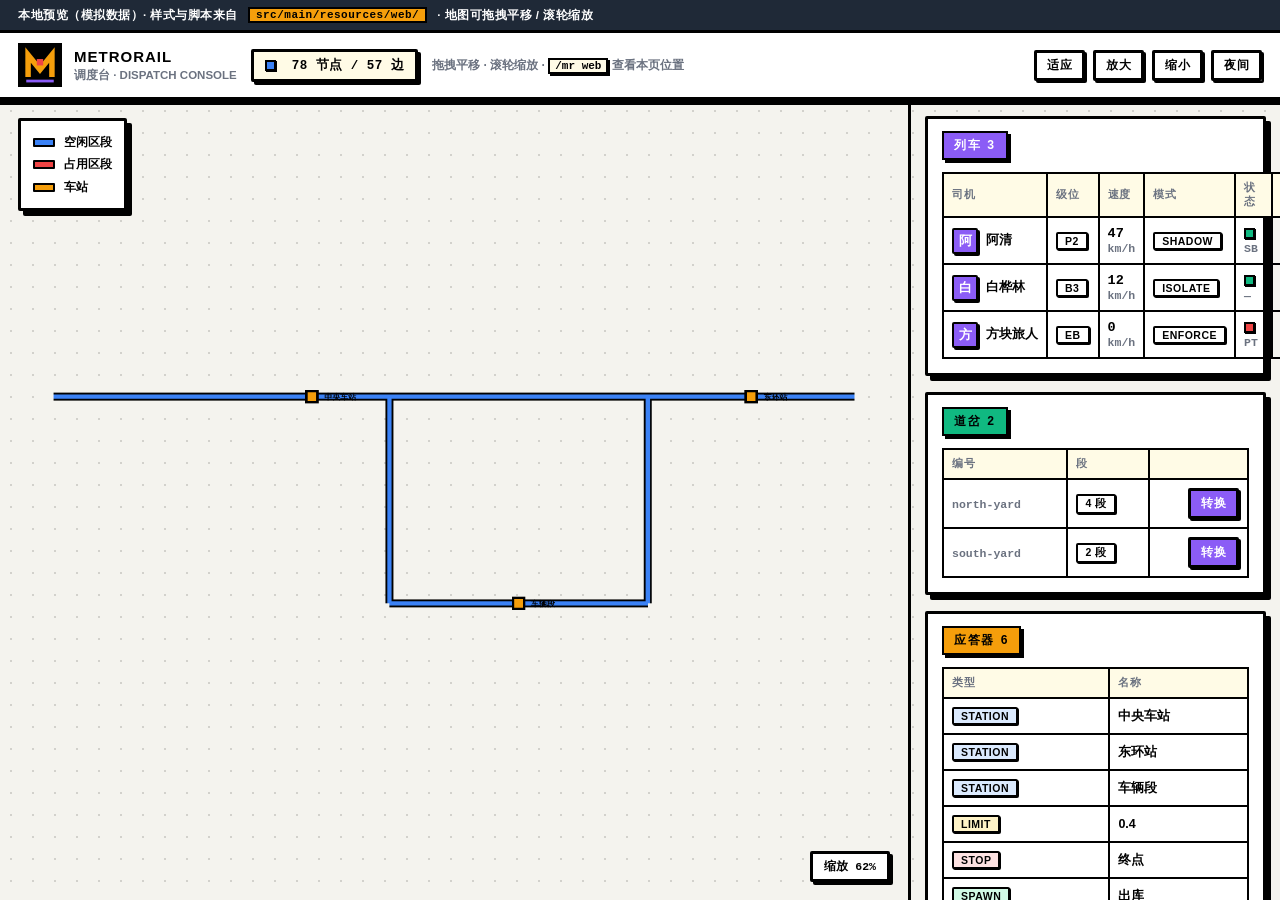
<file: preview/index.html>
<!doctype html>
<html lang="zh-CN"><head>
<meta charset="utf-8">
<meta name="viewport" content="width=device-width,initial-scale=1">
<title>MetroRail 调度台 · 预览</title>
<!-- 直接复用插件真实样式，改 style.css 预览同步变化 -->
<link rel="stylesheet" href="../src/main/resources/web/style.css">
</head>
<body>

<div class="previewbar">
  本地预览（模拟数据）· 样式与脚本来自
  <code>src/main/resources/web/</code>
  · 地图可拖拽平移 / 滚轮缩放
</div>

<header class="topbar">
  <a class="brand" href="#" title="MetroRail 调度台">
    <!-- 标志：黑底 + 轨道 M + 信号灯 + 站台线 -->
    <svg class="brand-logo" viewBox="0 0 48 48" role="img" aria-label="MetroRail">
      <rect width="48" height="48" fill="#000000"/>
      <path d="M11 34 V13 L24 29 L37 13 V34" fill="none" stroke="#f59e0b"
            stroke-width="6" stroke-linecap="square" stroke-linejoin="miter"/>
      <rect x="20.5" y="17.5" width="7" height="7" fill="#ef4444"/>
      <rect x="9" y="40" width="30" height="3" fill="#8b5cf6"/>
    </svg>
    <span class="brand-text">
      <strong>MetroRail</strong>
      <span class="tag">调度台 · DISPATCH CONSOLE</span>
    </span>
  </a>

  <span class="chip"><span class="dot info"></span><b id="graph">-</b></span>

  <span class="topbar-hint">
    拖拽平移 · 滚轮缩放 · <code>/mr web</code> 查看本页位置
  </span>

  <div class="topbar-actions">
    <button class="btn small" id="fit">适应</button>
    <button class="btn small" id="zin">放大</button>
    <button class="btn small" id="zout">缩小</button>
    <button class="btn small ghost" id="theme">夜间</button>
  </div>
</header>

<main>
  <div id="track">
    <div class="legend">
      <div><i style="background:var(--info)"></i>空闲区段</div>
      <div><i style="background:var(--danger)"></i>占用区段</div>
      <div><i style="background:var(--accent)"></i>车站</div>
    </div>
    <div id="mapinfo">缩放 100%</div>
  </div>

  <aside id="panel">
    <section>
      <h2>列车<span class="n" id="n-trains">0</span></h2>
      <table>
        <thead><tr><th>司机</th><th>级位</th><th>速度</th><th>模式</th><th>状态</th><th>MA</th></tr></thead>
        <tbody id="trains"></tbody>
      </table>
    </section>

    <section>
      <h2>道岔<span class="n" id="n-switches">0</span></h2>
      <table>
        <thead><tr><th>编号</th><th>段</th><th></th></tr></thead>
        <tbody id="switches"></tbody>
      </table>
    </section>

    <section>
      <h2>应答器<span class="n" id="n-balises">0</span></h2>
      <table>
        <thead><tr><th>类型</th><th>名称</th></tr></thead>
        <tbody id="balises"></tbody>
      </table>
    </section>

    <section>
      <h2>事件日志</h2>
      <div class="events" id="events"></div>
    </section>
  </aside>
</main>

<div class="toast-stack" id="toasts"></div>

<!-- 先装 fetch 模拟层，再加载真实 app.js -->
<script src="mock-api.js"></script>
<script src="../src/main/resources/web/app.js"></script>
</body></html>
</file>
<file: src/main/resources/web/style.css>
/* ============================================================================
   MetroRail 调度台 · Neo-Brutalism 设计系统
   3px 黑描边 + 5px 硬阴影 + 2px 微圆角 + 高饱和功能色 + 900 字重
   改完保存，刷新浏览器即可生效（服务端每次请求都读磁盘）
   ========================================================================== */

:root {
    --bg-color: #f4f3ee;
    --primary: #8b5cf6;
    --secondary: #10b981;
    --accent: #f59e0b;
    --danger: #ef4444;
    --info: #3b82f6;
    --dark: #1f2937;

    --border-color: #000000;
    --border-width: 3px;
    --shadow-offset: 5px;

    --card-bg: #ffffff;
    --card-bg-alt: #fffbe6;

    --sub: #6b7280;

    --radius: 2px;
    --ease: cubic-bezier(0.2, 0.8, 0.2, 1);
    --anim-fast: 150ms;
    --anim: 250ms;

    --font-sans: -apple-system, BlinkMacSystemFont, 'Segoe UI', Roboto, 'Helvetica Neue', Arial,
        'PingFang SC', 'Microsoft YaHei', sans-serif;
    --font-mono: 'Consolas', 'Courier New', monospace;
}

/* 夜间：同一套语义，只翻转底色与墨色 */
body.dark {
    --bg-color: #17181c;
    --card-bg: #212228;
    --card-bg-alt: #2b2c33;
    --border-color: #f2f2f2;
    --sub: #9ca3af;
    --dark: #0d0e11;
}

*,
*::before,
*::after {
    box-sizing: border-box;
}

html,
body {
    margin: 0;
    height: 100%;
}

body {
    font-family: var(--font-sans);
    background: var(--bg-color);
    color: var(--border-color);
    display: flex;
    flex-direction: column;
    height: 100vh;
    overflow: hidden;
}

::selection {
    background: var(--primary);
    color: #fff;
}

::-webkit-scrollbar {
    width: 12px;
    height: 12px;
}

::-webkit-scrollbar-track {
    background: var(--bg-color);
}

::-webkit-scrollbar-thumb {
    background: var(--dark);
    border: 3px solid var(--bg-color);
}

:focus-visible {
    outline: 3px solid var(--info);
    outline-offset: 2px;
}

/* ---------- 顶栏 ---------- */
.topbar {
    display: flex;
    align-items: center;
    gap: 14px;
    padding: 10px 18px;
    background: var(--card-bg);
    border-bottom: var(--border-width) solid var(--border-color);
    box-shadow: 0 var(--shadow-offset) 0 var(--border-color);
    position: sticky;
    top: 0;
    z-index: 100;
    flex: none;
    flex-wrap: wrap;
}

.brand {
    display: flex;
    align-items: center;
    gap: 12px;
    text-decoration: none;
    color: inherit;
}

.brand-logo {
    width: 44px;
    height: 44px;
    display: block;
    flex: none;
}

.brand-text strong {
    display: block;
    font-size: 15px;
    font-weight: 900;
    letter-spacing: 1px;
    text-transform: uppercase;
}

.brand-text .tag {
    display: block;
    font-size: 11.5px;
    color: var(--sub);
    font-weight: 600;
    margin-top: 3px;
}

.topbar-actions {
    margin-left: auto;
    display: flex;
    align-items: center;
    gap: 8px;
    flex-wrap: wrap;
}

.topbar-hint {
    font-size: 12px;
    color: var(--sub);
    font-weight: 600;
}

.topbar-hint code {
    background: var(--card-bg-alt);
    color: var(--border-color);
    border: 2px solid var(--border-color);
    box-shadow: 2px 2px 0 var(--border-color);
    padding: 0 5px;
    font-family: var(--font-mono);
    font-size: 11px;
    font-weight: 700;
}

.chip {
    display: inline-flex;
    align-items: center;
    gap: 8px;
    padding: 5px 11px;
    background: var(--card-bg-alt);
    border: var(--border-width) solid var(--border-color);
    border-radius: var(--radius);
    box-shadow: 3px 3px 0 var(--border-color);
    font-size: 11.5px;
    font-weight: 800;
    letter-spacing: 0.5px;
    white-space: nowrap;
}

.chip b {
    font-family: var(--font-mono);
    font-size: 12.5px;
}

/* ---------- 主布局 ---------- */
main {
    display: flex;
    flex: 1;
    min-height: 0;
    background-image: radial-gradient(rgba(0, 0, 0, 0.14) 1.1px, transparent 1.1px);
    background-size: 22px 22px;
}

body.dark main {
    background-image: radial-gradient(rgba(255, 255, 255, 0.16) 1.1px, transparent 1.1px);
}

/* ---------- 地图 ---------- */
#track {
    flex: 1;
    min-width: 0;
    position: relative;
    overflow: hidden;
    cursor: grab;
}

#track.dragging {
    cursor: grabbing;
}

#track svg {
    position: absolute;
    left: 0;
    top: 0;
    transform-origin: 0 0;
    will-change: transform;
    user-select: none;
}

.legend {
    position: absolute;
    left: 18px;
    top: 18px;
    z-index: 2;
    padding: 10px 12px;
    background: var(--card-bg);
    border: var(--border-width) solid var(--border-color);
    border-radius: var(--radius);
    box-shadow: var(--shadow-offset) var(--shadow-offset) 0 var(--border-color);
    font-size: 11.5px;
    font-weight: 700;
    line-height: 1.95;
}

.legend div {
    display: flex;
    align-items: center;
    gap: 9px;
}

.legend i {
    display: inline-block;
    width: 22px;
    height: 9px;
    border: 2px solid var(--border-color);
    border-radius: 1px;
}

#mapinfo {
    position: absolute;
    right: 18px;
    bottom: 18px;
    z-index: 2;
    padding: 5px 11px;
    background: var(--card-bg);
    border: var(--border-width) solid var(--border-color);
    border-radius: var(--radius);
    box-shadow: 3px 3px 0 var(--border-color);
    font-family: var(--font-mono);
    font-size: 11.5px;
    font-weight: 700;
}

/* ---------- 右侧面板 ---------- */
#panel {
    width: 372px;
    flex: none;
    overflow-y: auto;
    padding: 16px 14px 20px;
    border-left: var(--border-width) solid var(--border-color);
}

#panel section {
    background: var(--card-bg);
    border: var(--border-width) solid var(--border-color);
    box-shadow: var(--shadow-offset) var(--shadow-offset) 0 var(--border-color);
    border-radius: var(--radius);
    padding: 12px 14px 14px;
    margin-bottom: 16px;
}

#panel h2 {
    display: inline-block;
    font-size: 12px;
    margin: 0 0 12px;
    font-weight: 900;
    letter-spacing: 1.5px;
    padding: 4px 10px;
    background: var(--dark);
    color: #fff;
    border: 2px solid var(--border-color);
    box-shadow: 3px 3px 0 var(--border-color);
    text-transform: uppercase;
}

#panel h2 .n {
    font-family: var(--font-mono);
    margin-left: 6px;
}

#panel section:nth-of-type(1) h2 { background: var(--primary); }
#panel section:nth-of-type(2) h2 { background: var(--secondary); color: var(--border-color); }
#panel section:nth-of-type(3) h2 { background: var(--accent); color: var(--border-color); }
#panel section:nth-of-type(4) h2 { background: var(--info); }
#panel section:nth-of-type(5) h2 { background: var(--danger); }

/* ---------- 按钮 ---------- */
.btn {
    display: inline-flex;
    align-items: center;
    justify-content: center;
    border: var(--border-width) solid var(--border-color);
    background: var(--card-bg);
    color: var(--border-color);
    border-radius: var(--radius);
    padding: 8px 14px;
    font-family: inherit;
    font-size: 12.5px;
    font-weight: 800;
    letter-spacing: 0.5px;
    cursor: pointer;
    box-shadow: 3px 3px 0 var(--border-color);
    transition: transform var(--anim) var(--ease), box-shadow var(--anim) var(--ease),
        background-color var(--anim-fast) ease;
}

.btn:hover {
    transform: translate(-2px, -2px);
    box-shadow: 5px 5px 0 var(--border-color);
    background: var(--card-bg-alt);
}

.btn:active {
    transform: translate(1px, 1px);
    box-shadow: 1px 1px 0 var(--border-color);
    transition-duration: 100ms;
}

.btn:disabled {
    opacity: 0.5;
    cursor: not-allowed;
    transform: none;
    box-shadow: 3px 3px 0 var(--border-color);
}

.btn.primary {
    background: var(--primary);
    color: #fff;
}

.btn.primary:hover {
    background: var(--primary);
}

.btn.danger {
    background: var(--danger);
    color: #fff;
}

.btn.small {
    padding: 5px 10px;
    font-size: 11.5px;
    box-shadow: 2px 2px 0 var(--border-color);
}

.btn.small:hover {
    box-shadow: 4px 4px 0 var(--border-color);
}

.btn.ghost {
    background: transparent;
}

/* ---------- 表格 ---------- */
table {
    width: 100%;
    border-collapse: collapse;
    font-size: 12.5px;
    font-weight: 600;
}

th {
    text-align: left;
    padding: 7px 8px;
    font-size: 10.5px;
    font-weight: 900;
    letter-spacing: 0.8px;
    text-transform: uppercase;
    color: var(--sub);
    background: var(--card-bg-alt);
    border: 2px solid var(--border-color);
}

td {
    padding: 8px;
    border: 2px solid var(--border-color);
    vertical-align: middle;
}

tbody tr {
    transition: box-shadow var(--anim-fast) var(--ease);
}

tbody tr:hover {
    box-shadow: inset 6px 0 0 var(--accent);
}

.empty {
    padding: 18px 8px;
    text-align: center;
    color: var(--sub);
    font-size: 12px;
    font-weight: 700;
    letter-spacing: 0.5px;
}

/* ---------- 徽标 / 状态点 ---------- */
.pill {
    display: inline-block;
    padding: 1px 7px;
    border: 2px solid var(--border-color);
    border-radius: var(--radius);
    box-shadow: 1px 1px 0 var(--border-color);
    background: #e5e7eb;
    color: #000;
    font-size: 10.5px;
    font-weight: 800;
    letter-spacing: 0.5px;
    text-transform: uppercase;
    white-space: nowrap;
}

.pill.ok { background: #d1fae5; }
.pill.bad { background: #fee2e2; }
.pill.warn { background: #fef3c7; }
.pill.info { background: #dbeafe; }
.pill.violet { background: #ede9fe; }
.pill.ghost { background: var(--card-bg); color: var(--border-color); }

.dot {
    display: inline-block;
    width: 11px;
    height: 11px;
    margin-right: 8px;
    vertical-align: -1px;
    border: 2px solid var(--border-color);
    box-shadow: 1px 1px 0 var(--border-color);
    background: #e5e7eb;
}

.dot.ok { background: var(--secondary); }
.dot.bad { background: var(--danger); }
.dot.warn { background: var(--accent); }
.dot.info { background: var(--info); }
.dot.violet { background: var(--primary); }

.driver {
    display: flex;
    align-items: center;
    gap: 8px;
    font-weight: 800;
    white-space: nowrap;
}

.avatar {
    width: 26px;
    height: 26px;
    flex: none;
    display: flex;
    align-items: center;
    justify-content: center;
    background: var(--primary);
    color: #fff;
    border: 2px solid var(--border-color);
    border-radius: var(--radius);
    box-shadow: 2px 2px 0 var(--border-color);
    font-family: var(--font-mono);
    font-size: 13px;
    font-weight: 900;
}

.mono {
    font-family: var(--font-mono);
    font-size: 11.5px;
    color: var(--sub);
    font-weight: 700;
}

.speed {
    font-family: var(--font-mono);
    font-size: 13.5px;
    font-weight: 900;
}

/* ---------- 事件日志 ---------- */
.events {
    max-height: 34vh;
    overflow-y: auto;
}

.ev {
    display: flex;
    gap: 9px;
    align-items: baseline;
    padding: 6px 2px;
    font-size: 12px;
    line-height: 1.6;
    border-bottom: 2px dashed rgba(0, 0, 0, 0.16);
}

body.dark .ev {
    border-bottom-color: rgba(255, 255, 255, 0.2);
}

.ev:last-child {
    border-bottom: 0;
}

.ev time {
    font-family: var(--font-mono);
    font-size: 11px;
    font-weight: 700;
    color: var(--sub);
    white-space: nowrap;
}

.ev .dot {
    margin-right: 0;
}

/* ---------- Toast 通知 ---------- */
.toast-stack {
    position: fixed;
    right: 22px;
    bottom: 22px;
    display: flex;
    flex-direction: column;
    gap: 10px;
    z-index: 900;
    pointer-events: none;
}

.toast-item {
    pointer-events: auto;
    background: var(--card-bg);
    border: var(--border-width) solid var(--border-color);
    border-radius: var(--radius);
    box-shadow: 4px 4px 0 var(--border-color);
    padding: 10px 16px;
    font-size: 12.5px;
    font-weight: 700;
    letter-spacing: 0.3px;
    max-width: 380px;
    animation: toast-in var(--anim) var(--ease) both;
}

.toast-item.success { background: #dcfce7; color: #000; }
.toast-item.error { background: #fee2e2; color: #000; }
.toast-item.warning { background: #fef3c7; color: #000; }
.toast-item.info { background: #dbeafe; color: #000; }

.toast-item.out {
    animation: toast-out 260ms var(--ease) both;
}

@keyframes toast-in {
    from { opacity: 0; transform: translateX(40px); }
    to { opacity: 1; transform: translateX(0); }
}

@keyframes toast-out {
    from { opacity: 1; transform: translateX(0); }
    to { opacity: 0; transform: translateX(40px); }
}

/* ---------- 预览专用条 ---------- */
.previewbar {
    display: flex;
    align-items: center;
    gap: 10px;
    flex: none;
    padding: 7px 18px;
    background: var(--dark);
    color: #fff;
    border-bottom: var(--border-width) solid var(--border-color);
    font-size: 11.5px;
    font-weight: 700;
    letter-spacing: 0.5px;
}

.previewbar code {
    background: var(--accent);
    color: #000;
    border: 2px solid var(--border-color);
    padding: 0 6px;
    font-family: var(--font-mono);
    font-size: 11px;
    font-weight: 700;
}

/* ---------- 响应式 ---------- */
@media (max-width: 1120px) {
    #panel { width: 330px; }
    .topbar-hint { display: none; }
}

@media (max-width: 860px) {
    html, body { height: auto; min-height: 100vh; }
    body { overflow: auto; }
    main { flex-direction: column; overflow: visible; }
    #track { height: 62vh; }
    #panel {
        width: 100%;
        overflow: visible;
        border-left: 0;
        border-top: var(--border-width) solid var(--border-color);
    }
    .brand-text .tag { display: none; }
}

/* ---------- 无障碍：减少动态效果 ---------- */
@media (prefers-reduced-motion: reduce) {
    *, *::before, *::after {
        animation-duration: 0.001ms !important;
        animation-iteration-count: 1 !important;
        transition-duration: 0.001ms !important;
    }
}
</file>
